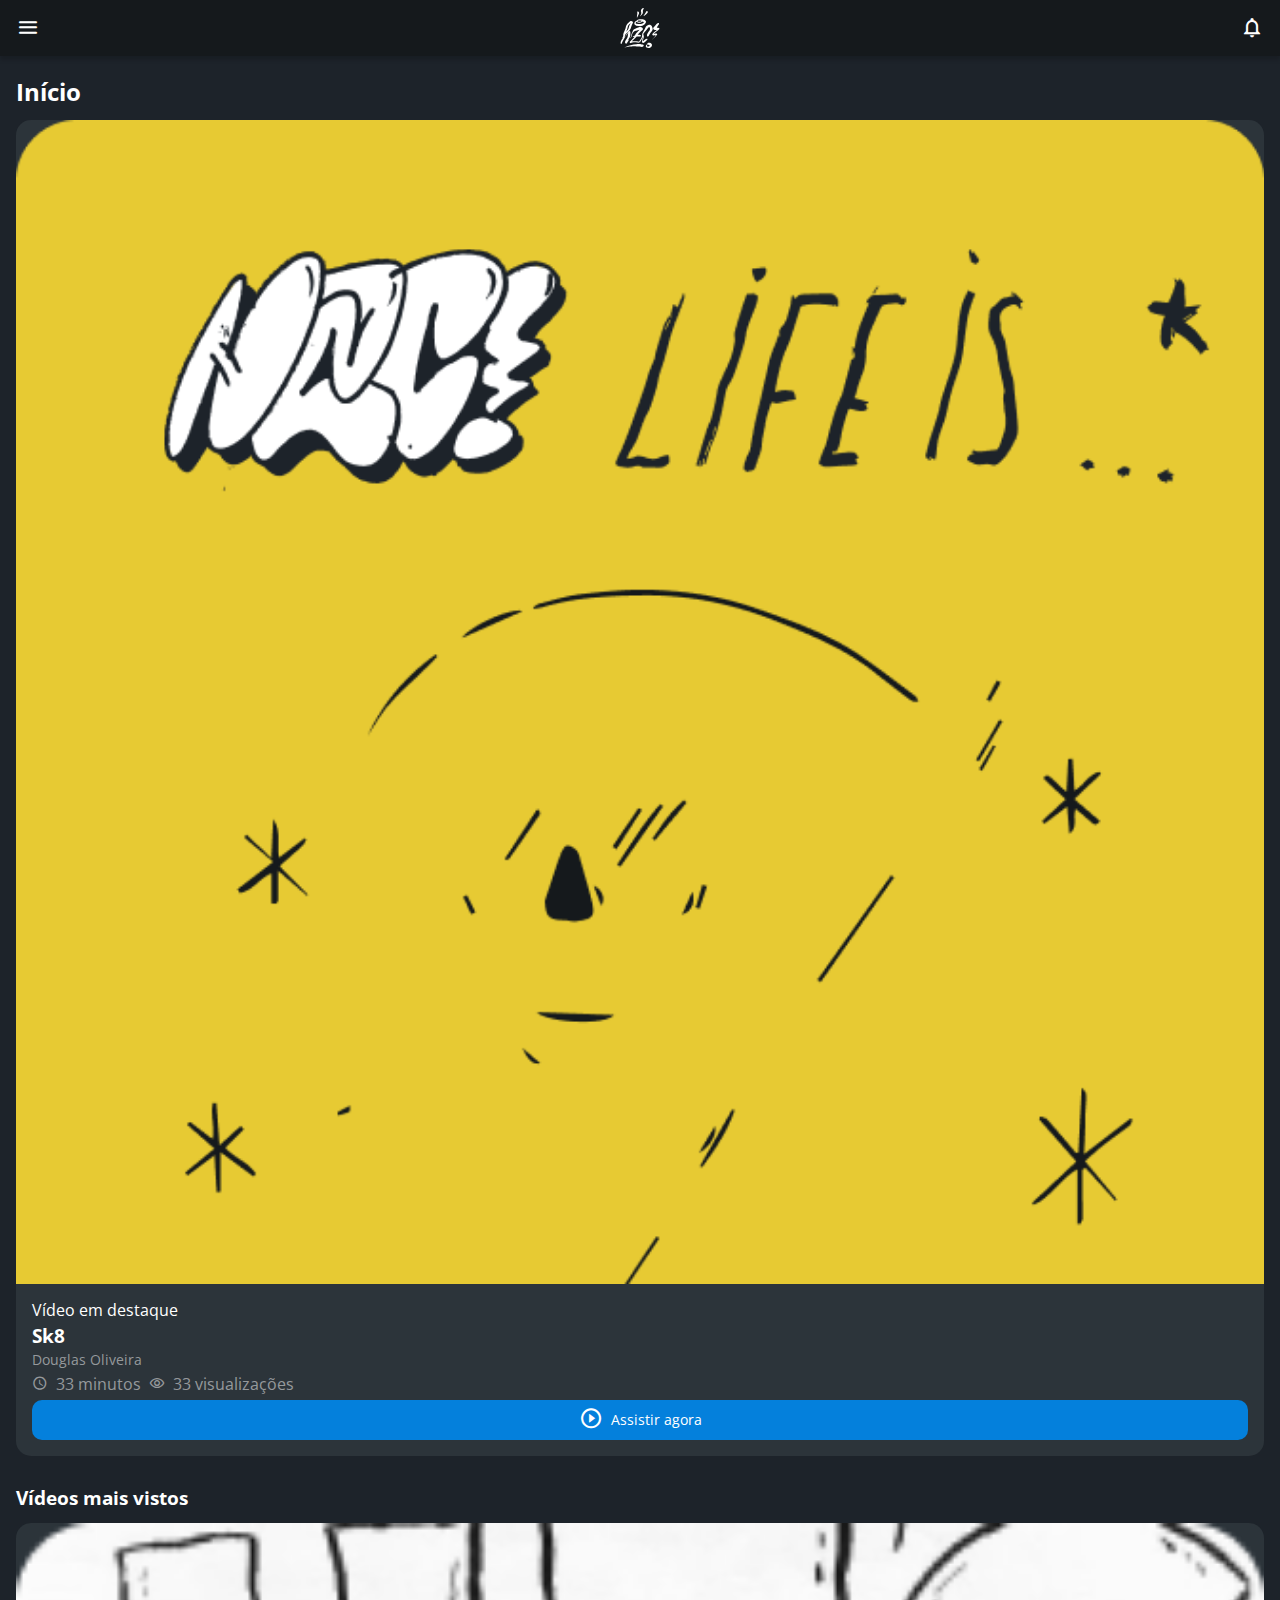
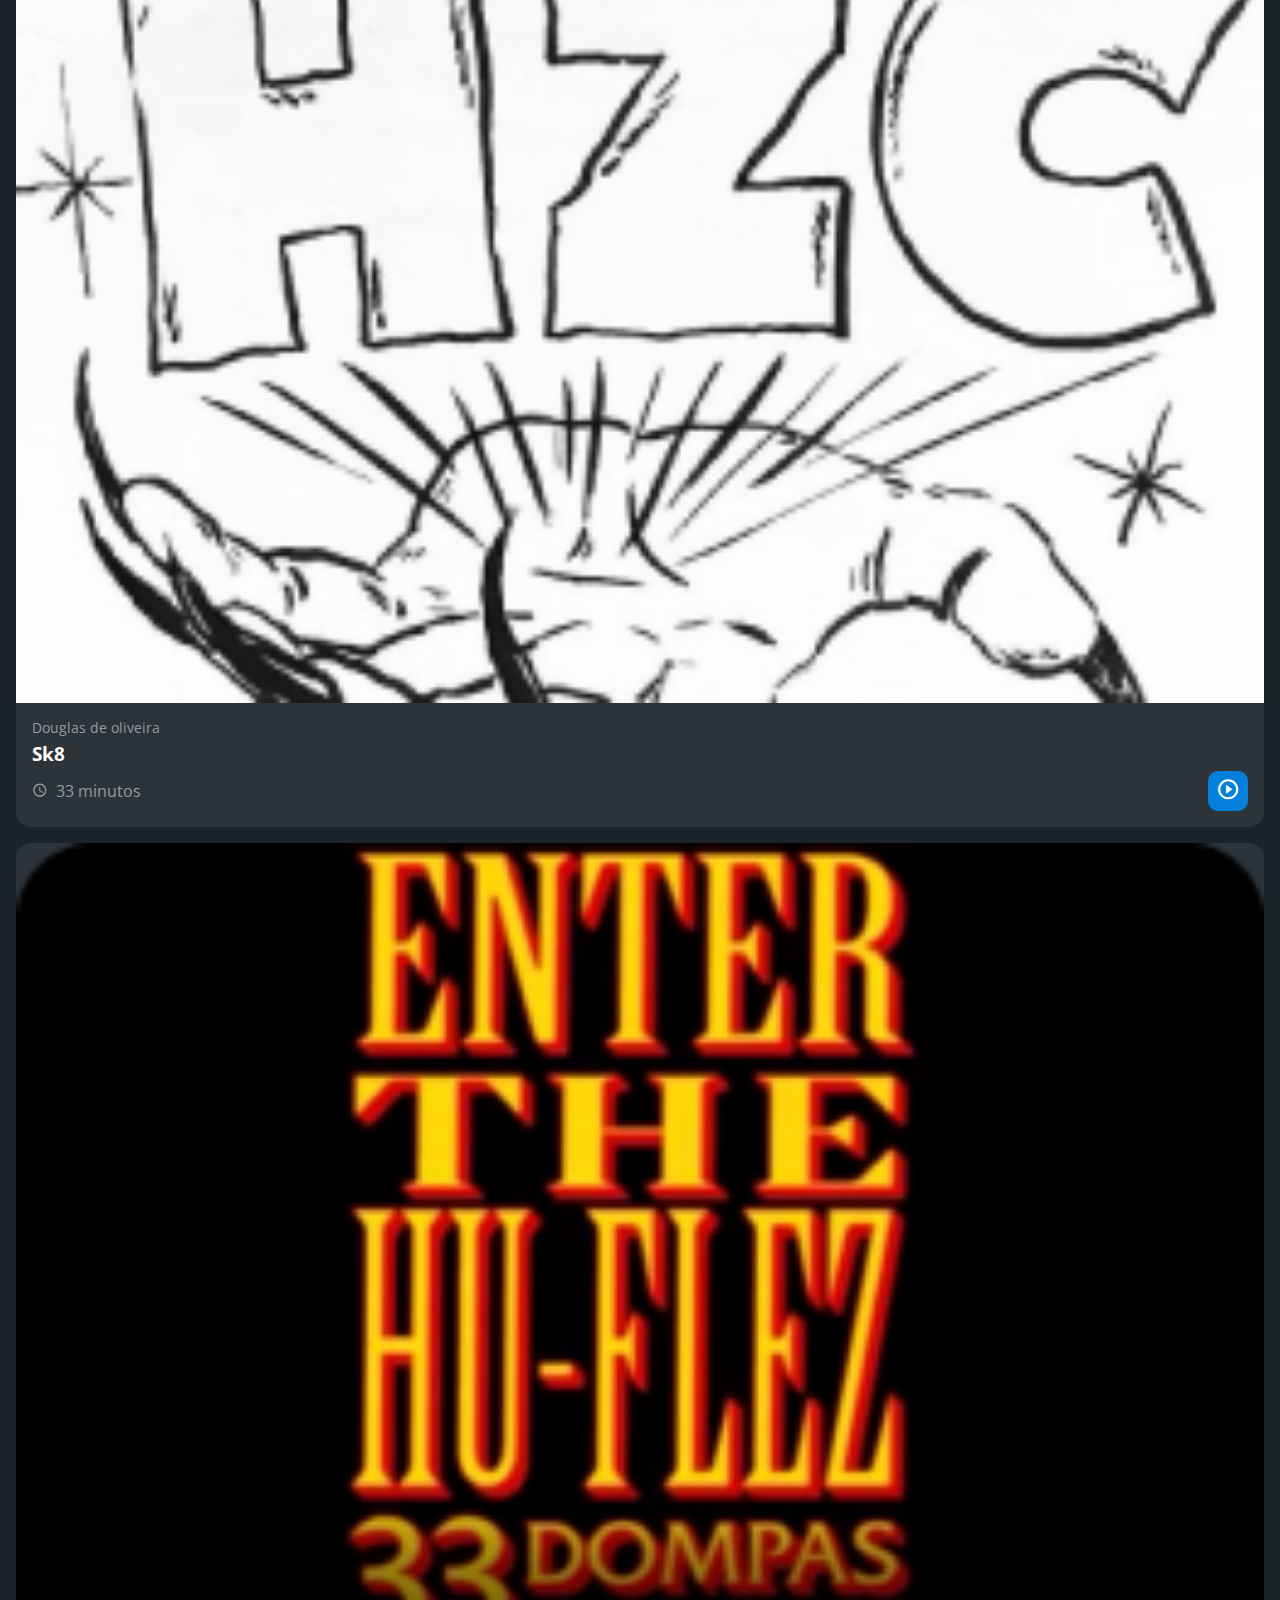
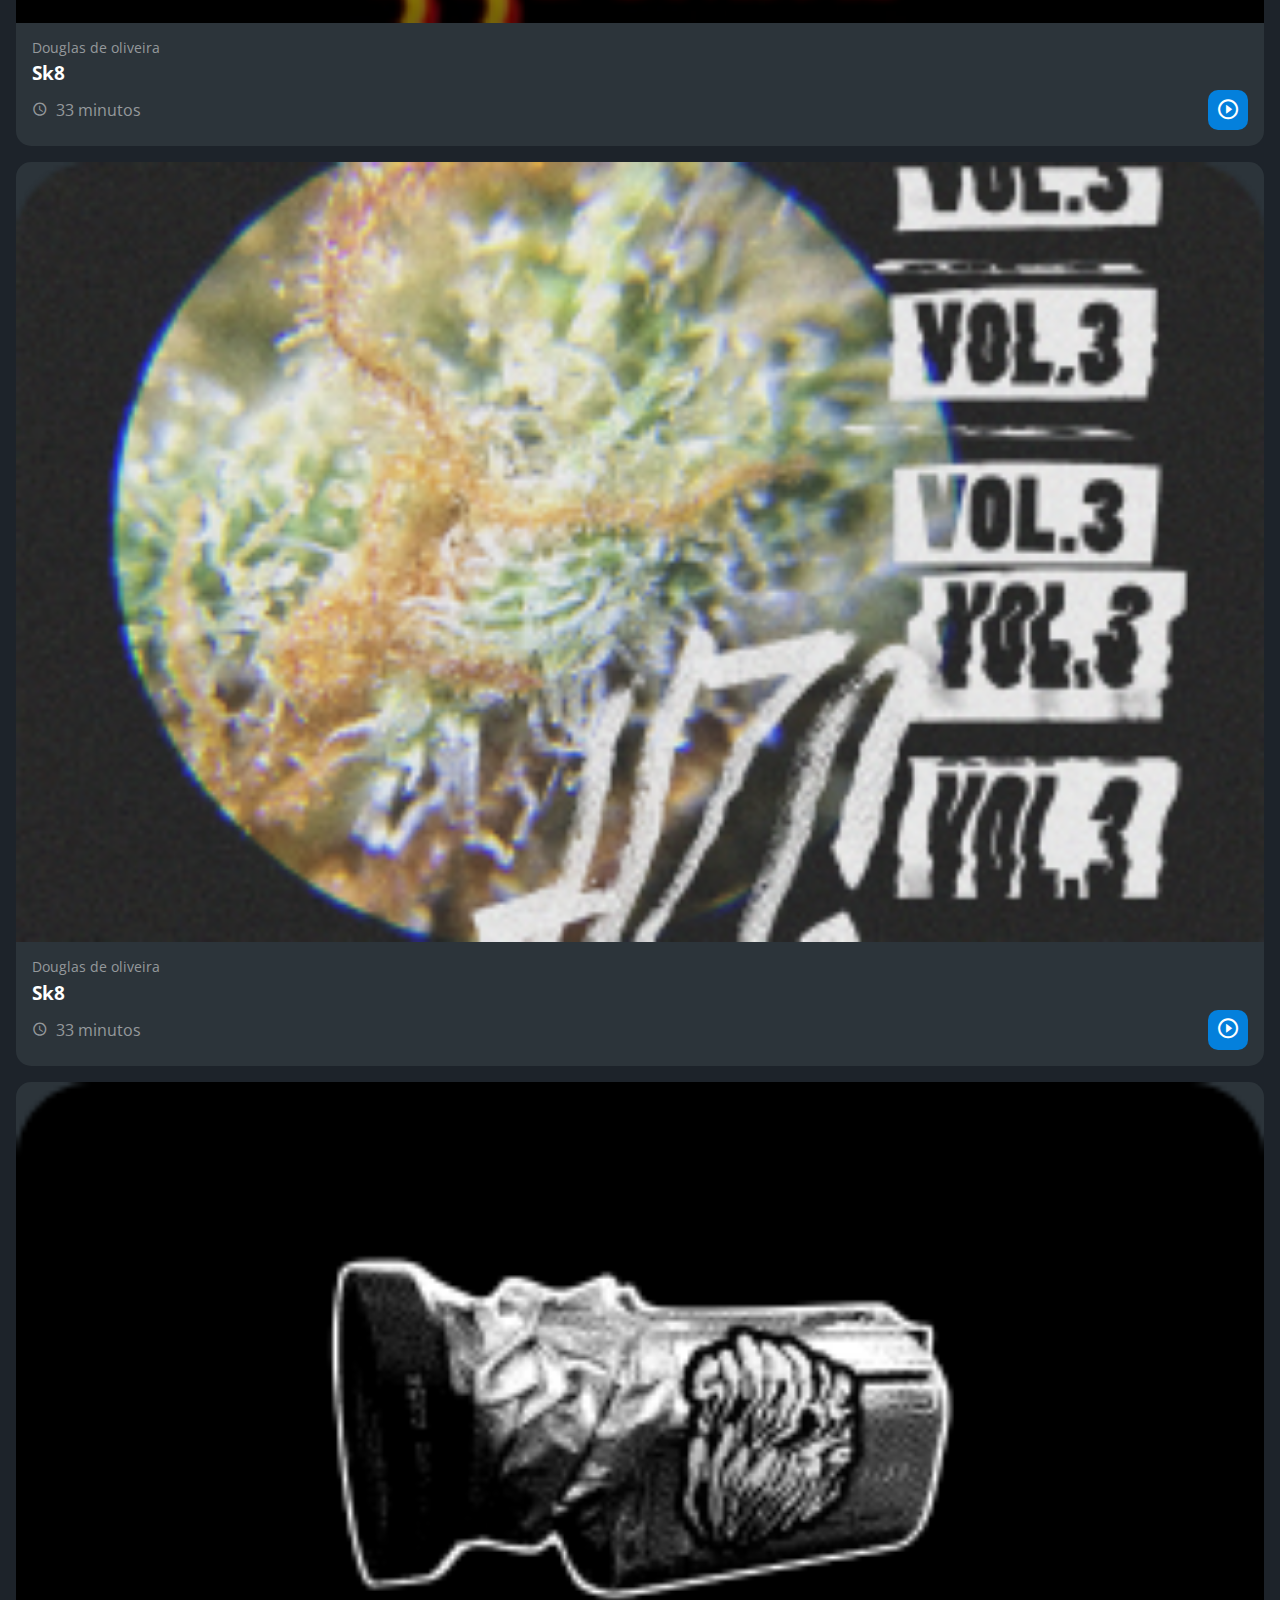
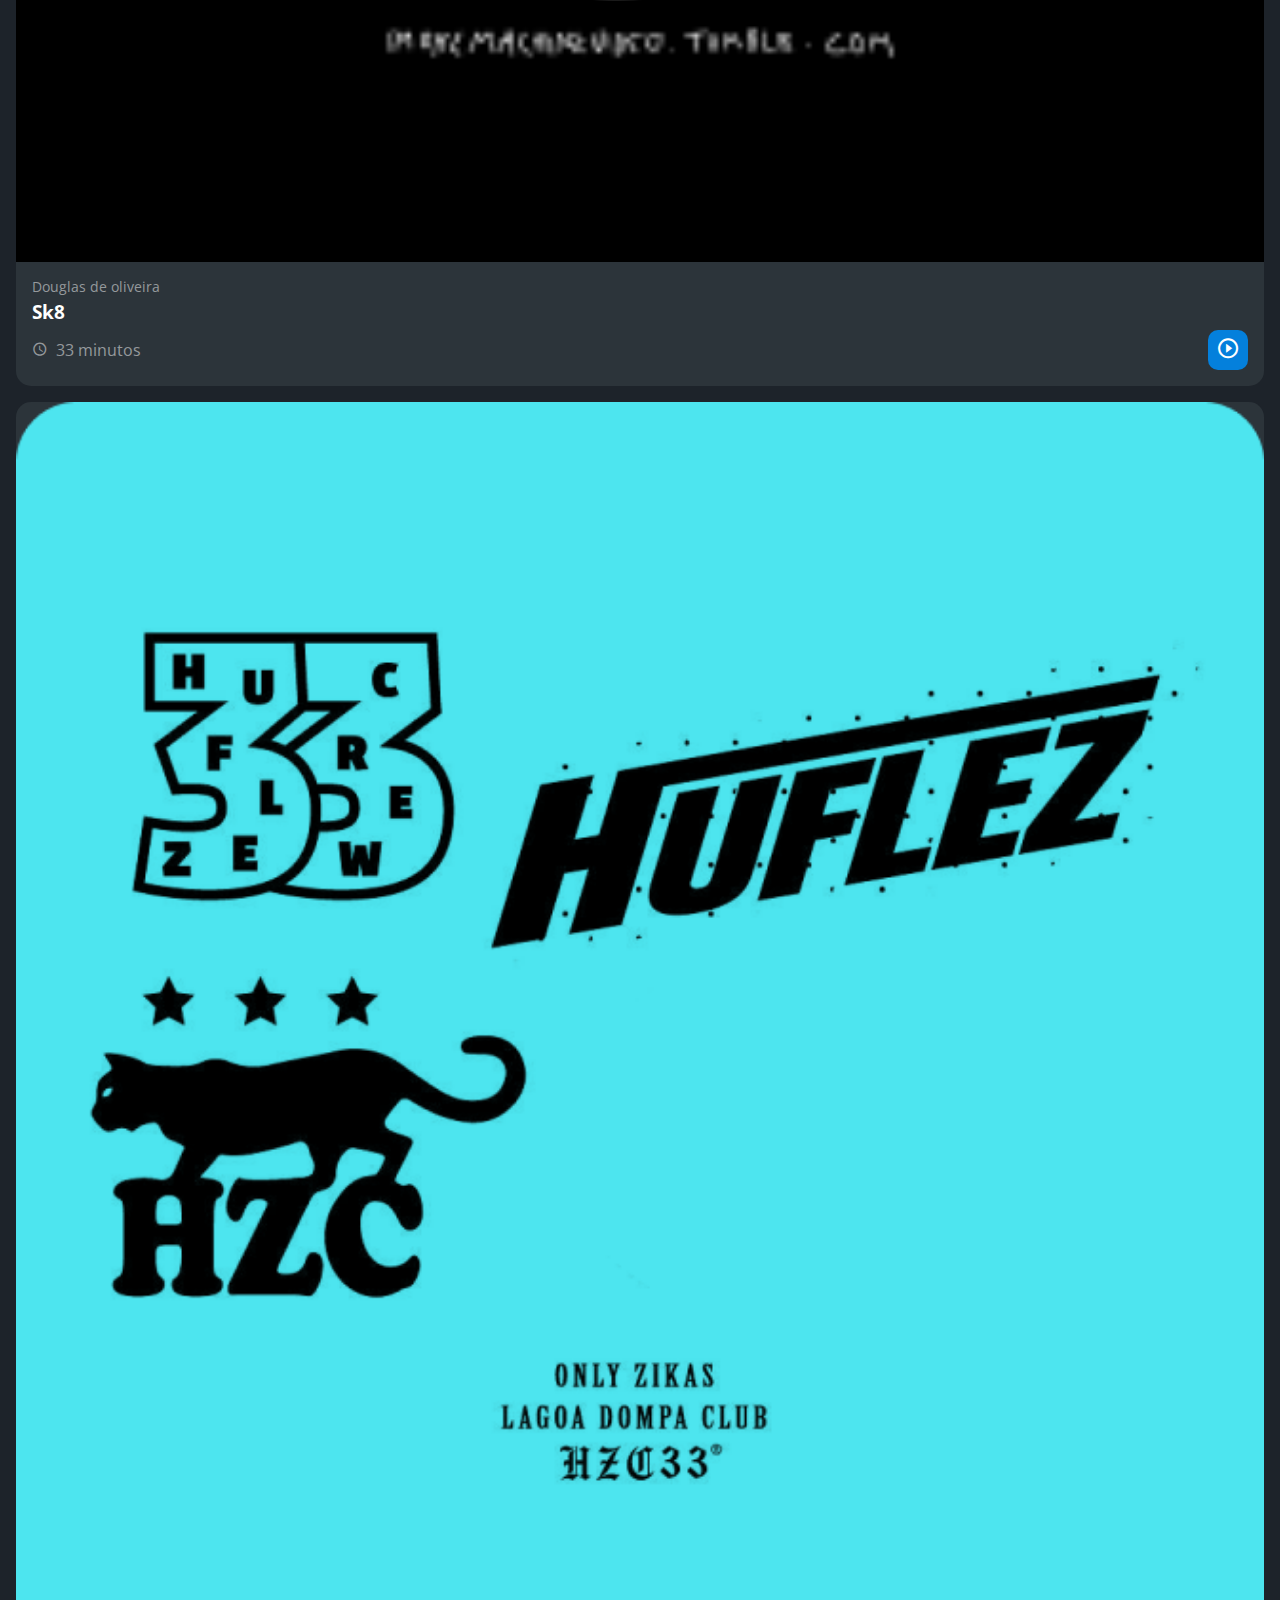
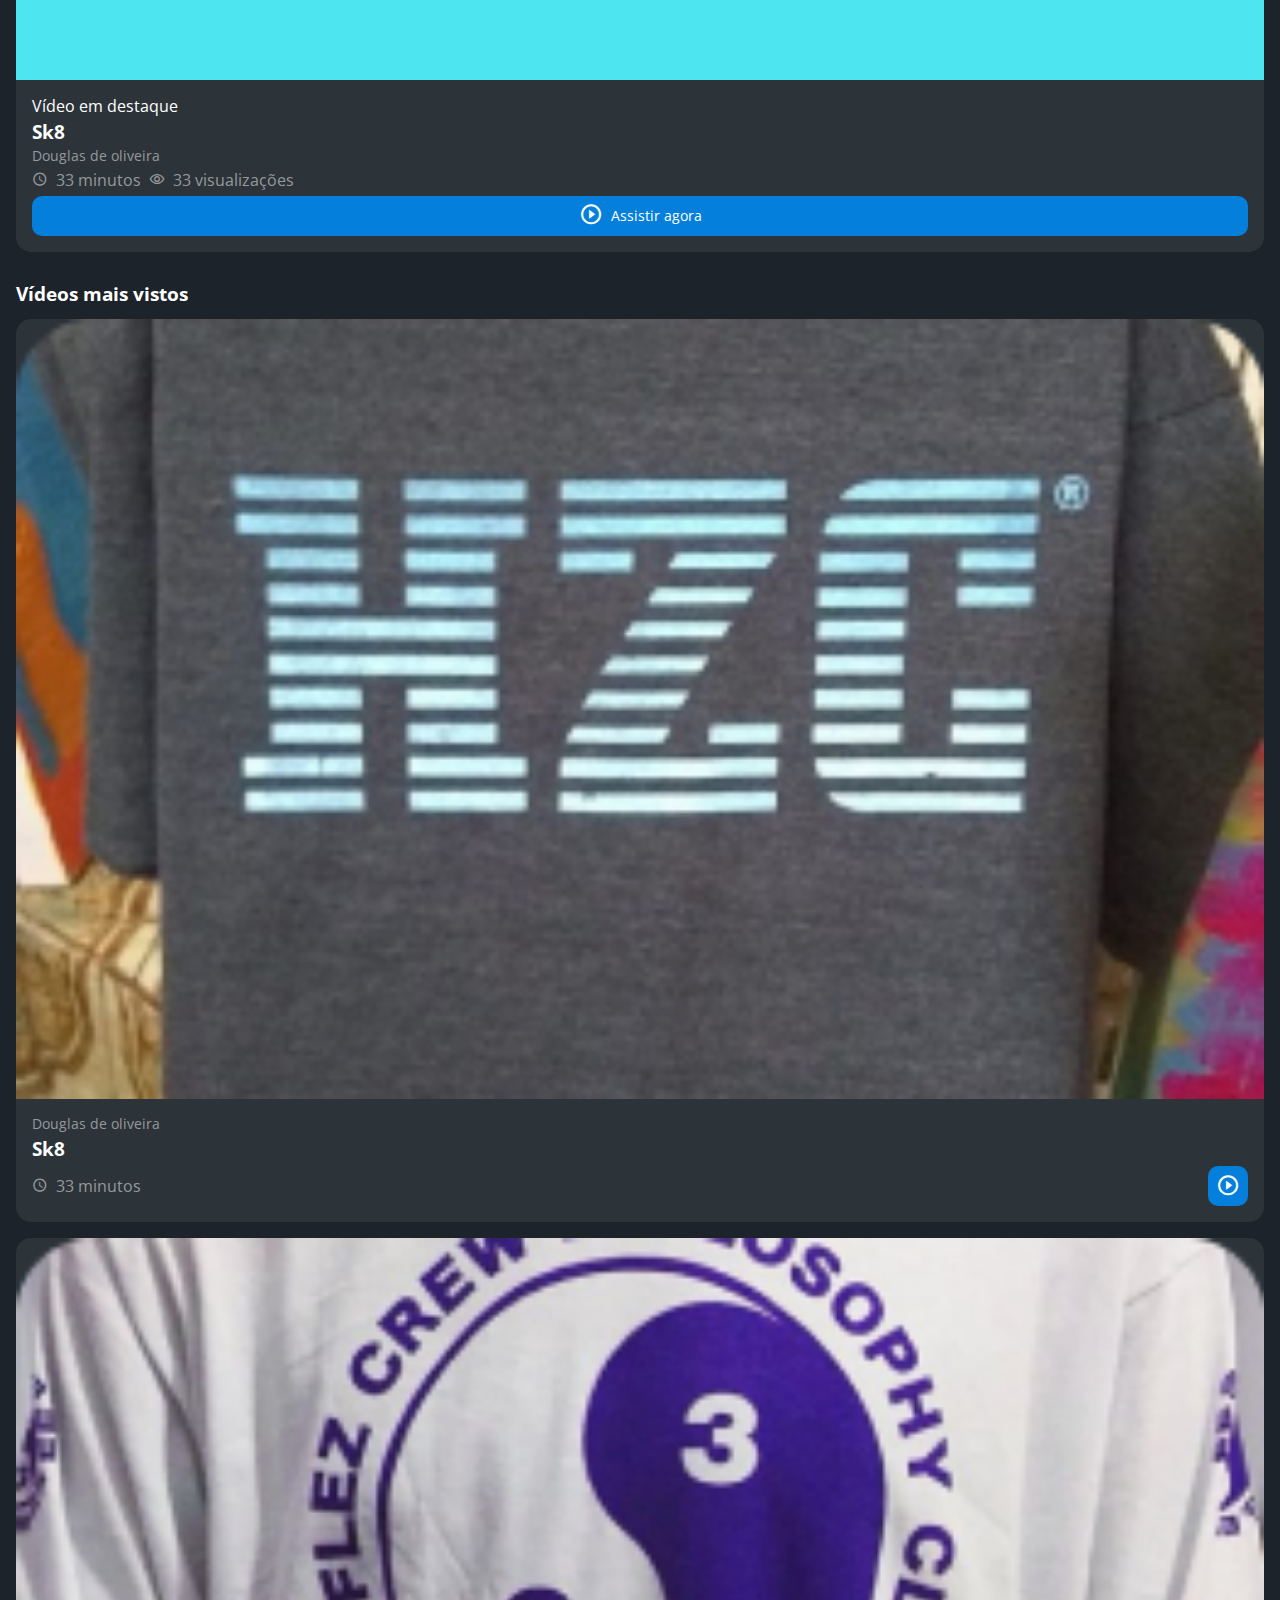
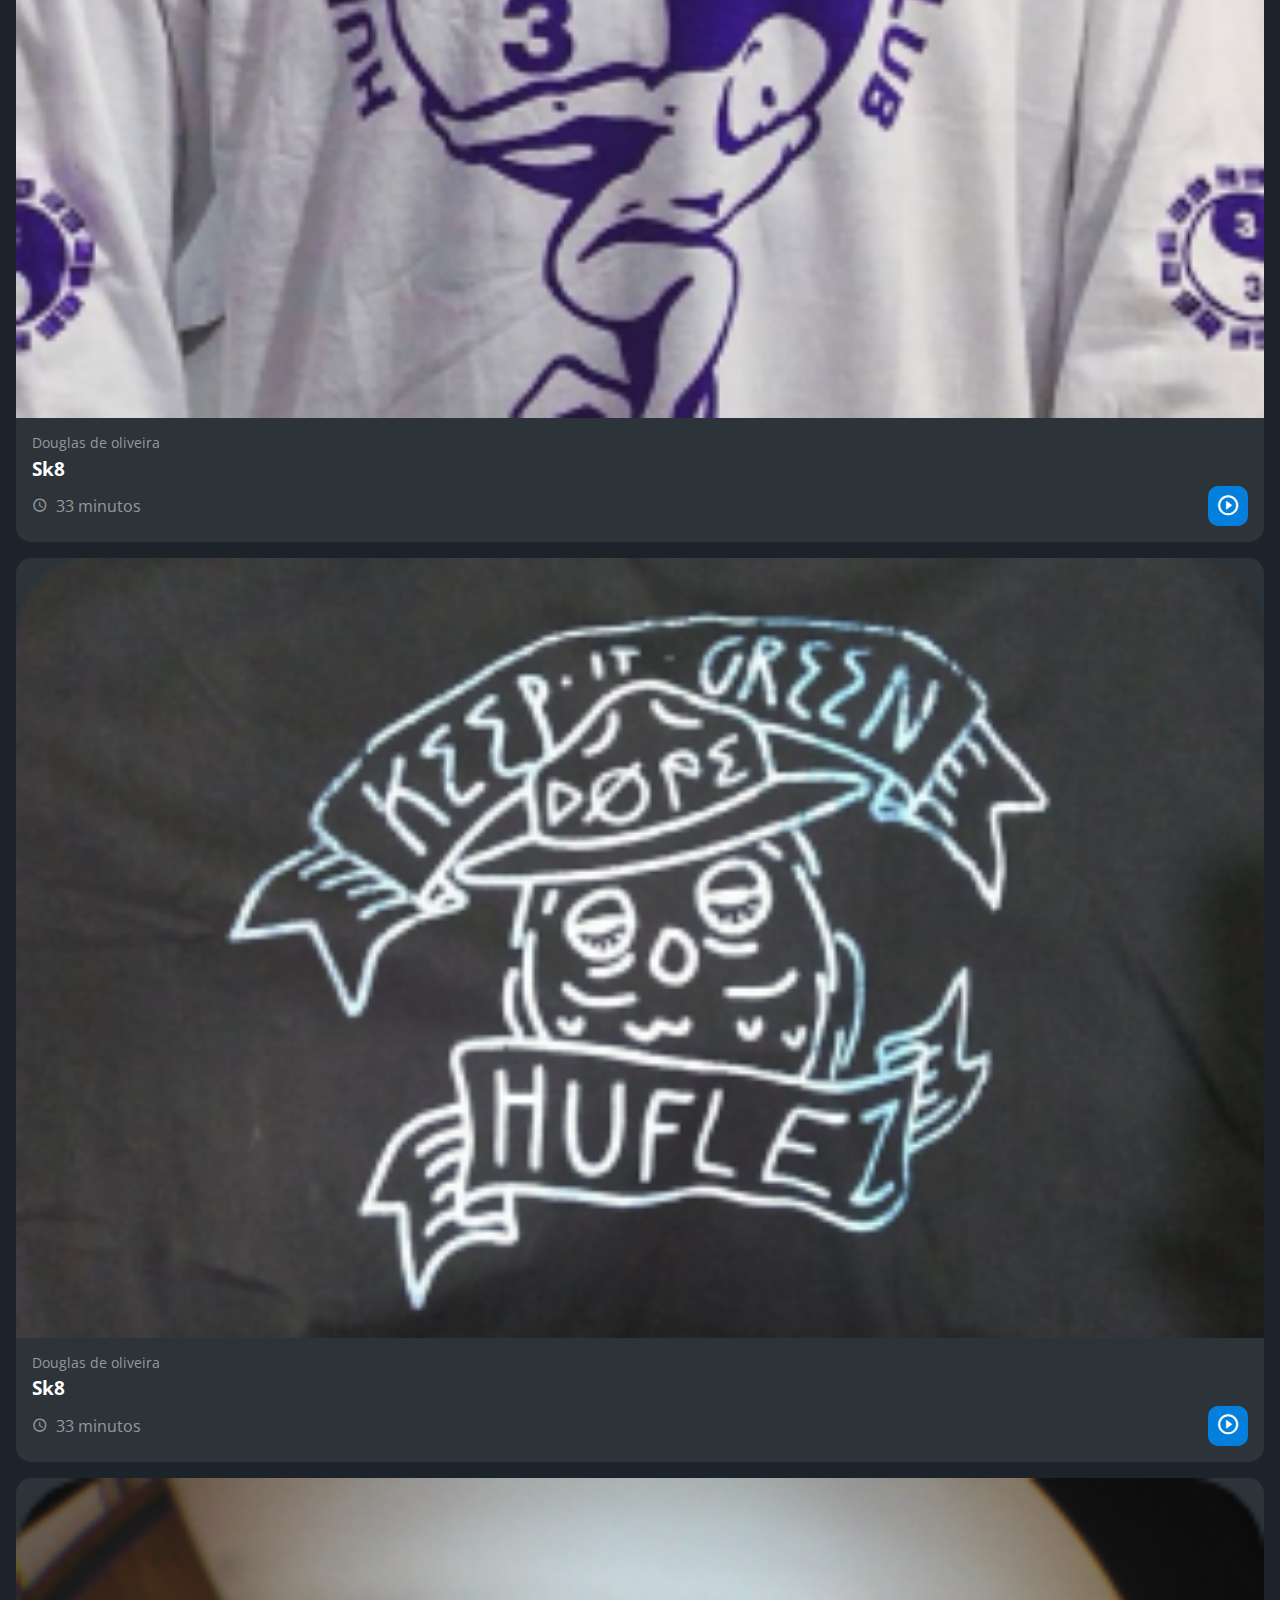
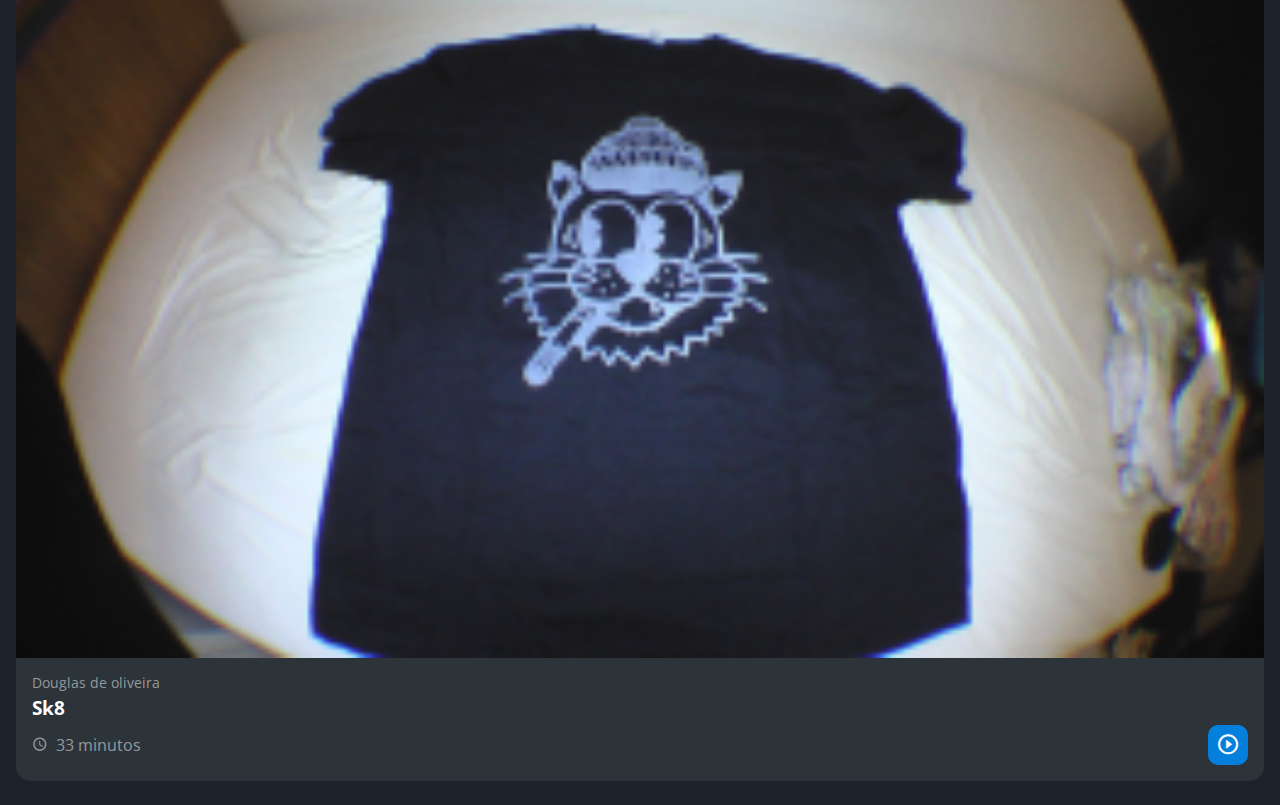
<file: index.html>
<!DOCTYPE html>
<html lang="pt-br">
<head>
    <meta charset="UTF-8">
    <meta http-equiv="X-UA-Compatible" content="IE=edge">
    <meta name="viewport" content="width=device-width, initial-scale=1.0">
    <title>Sk8 | Home</title>
    <link rel="preconnect" href="https://fonts.googleapis.com">
    <link rel="preconnect" href="https://fonts.gstatic.com" crossorigin>
    <link rel="stylesheet" href="https://fonts.googleapis.com/css2?family=Open+Sans:wght@400;600;700&display=swap">
    <link rel="stylesheet" href="./src/assets/css/reset.css">
    <link rel="stylesheet" href="./src/assets/css/style.css">
</head>
<body>
    <header class="header">
        <button class="header__menu" id="btn-menu" aria-label="Menu"><i></i></button>
        <img src="./src/assets/img/logo.svg" alt="Logotipo da HZC" class="header__logo">
        <p class="header__perfil">Douglas Oliveira</p>
        <button class="header__notification" aria-label="Notificação"><i></i></button>
    </header>

    <nav class="aside-menu" id="aside-menu">
        <img src="./src/assets/img/logo.svg" alt="Logotipo da HZC" class="aside-menu__logo">
        <a href="#" class="aside-menu__link aside-menu__link--home aside-menu__link--ativo">Início</a>
        <a href="#" class="aside-menu__link aside-menu__link--videos">Vídeos</a>
        <a href="#" class="aside-menu__link aside-menu__link--places">Picos</a>
        <a href="#" class="aside-menu__link aside-menu__link--members">Integrantes</a>
        <a href="#" class="aside-menu__link aside-menu__link--products">Camisas</a>
        <a href="#" class="aside-menu__link aside-menu__link--arts">Pinturas</a>
    </nav>

    <main class="main">
        <h2 class="main__title">Início</h2>
        <article class="card card--emphasis video-emphasis">
            <img src="./src/assets/img/banner-mobile_1.png" alt="Banner do card" class="card__image card__image--mobile">
            <img src="./src/assets/img/banner_1.png" alt="Banner do card" class="card__image card__image--desktop">
            <div class="card__content">
                <p class="card__emphasis">Vídeo em destaque</p>
                <h3 class="card__title">Sk8</h3>
                <p class="card__profile">Douglas Oliveira</p>
                <p class="card__info card__info--time">33 minutos</p>
                <p class="card__info card__info--views">33 visualizações</p>
                <button class="card__button card__button--play card__button--emphasis">Assistir agora</button>
            </div>
        </article>

        <article class="card card-newest video-newsest">
            <h3 class="card__title">Vídeos recentes</h3>
            <a href="#" class="card__link">Ver todos</a>
            <ul class="card__list">
                <li class="card__item">
                    <img src="./src/assets/img/video_1.png" alt="Thumbnail" class="card__item-thumbnail">
                    <h4 class="card__item-title">Sk8 - death is one time</h4>
                    <p class="card__item-profile">Douglas de oliveira</p>
                </li>
                <li class="card__item">
                    <img src="./src/assets/img/video_2.png" alt="Thumbnail" class="card__item-thumbnail">
                    <h4 class="card__item-title">Sk8 - death is one time</h4>
                    <p class="card__item-profile">Douglas de oliveira</p>
                </li>
                <li class="card__item">
                    <img src="./src/assets/img/video_3.png" alt="Thumbnail" class="card__item-thumbnail">
                    <h4 class="card__item-title">Sk8 - death is one time</h4>
                    <p class="card__item-profile">Douglas de oliveira</p>
                </li>
                <li class="card__item">
                    <img src="./src/assets/img/video_4.png" alt="Thumbnail" class="card__item-thumbnail">
                    <h4 class="card__item-title">Sk8 - death is one time</h4>
                    <p class="card__item-profile">Douglas de oliveira</p>
                </li>
                <li class="card__item">
                    <img src="./src/assets/img/video_1.png" alt="Thumbnail" class="card__item-thumbnail">
                    <h4 class="card__item-title">Sk8 - death is one time</h4>
                    <p class="card__item-profile">Douglas de oliveira</p>
                </li>
            </ul>
        </article>

        <section class="section section-videos">
            <h3 class="section-title">Vídeos mais vistos</h3>
            <article class="card">
                <img src="./src/assets/img/video_1.png" alt="Vídeo" class="card__image">
                <div class="card__content">
                    <p class="card__profile">Douglas de oliveira</p>
                    <h3 class="card__title">Sk8</h3>
                    <p class="card__info card__info--time">33 minutos</p>
                    <button class="card__button card__button--play" aria-label="Assistir agora"></button>
                </div>
            </article>
            <article class="card">
                <img src="./src/assets/img/video_2.png" alt="Vídeo" class="card__image">
                <div class="card__content">
                    <p class="card__profile">Douglas de oliveira</p>
                    <h3 class="card__title">Sk8</h3>
                    <p class="card__info card__info--time">33 minutos</p>
                    <button class="card__button card__button--play" aria-label="Assistir agora"></button>
                </div>
            </article>
            <article class="card">
                <img src="./src/assets/img/video_3.png" alt="Vídeo" class="card__image">
                <div class="card__content">
                    <p class="card__profile">Douglas de oliveira</p>
                    <h3 class="card__title">Sk8</h3>
                    <p class="card__info card__info--time">33 minutos</p>
                    <button class="card__button card__button--play" aria-label="Assistir agora"></button>
                </div>
            </article>
            <article class="card">
                <img src="./src/assets/img/video_4.png" alt="Vídeo" class="card__image">
                <div class="card__content">
                    <p class="card__profile">Douglas de oliveira</p>
                    <h3 class="card__title">Sk8</h3>
                    <p class="card__info card__info--time">33 minutos</p>
                    <button class="card__button card__button--play" aria-label="Assistir agora"></button>
                </div>
            </article>
        </section>

        <article class="card card-newest newest-products">
            <h3 class="card__title">Vídeos recentes</h3>
            <a href="#" class="card__link">Ver todos</a>
            <ul class="card__list">
                <li class="card__item">
                    <img src="./src/assets/img/produto_1.png" alt="Thumbnail" class="card__item-thumbnail">
                    <h4 class="card__item-title">Sk8 - death is one time</h4>
                    <p class="card__item-profile">Douglas de oliveira</p>
                </li>
                <li class="card__item">
                    <img src="./src/assets/img/produto_2.png" alt="Thumbnail" class="card__item-thumbnail">
                    <h4 class="card__item-title">Sk8 - death is one time</h4>
                    <p class="card__item-profile">Douglas de oliveira</p>
                </li>
                <li class="card__item">
                    <img src="./src/assets/img/produto_3.png" alt="Thumbnail" class="card__item-thumbnail">
                    <h4 class="card__item-title">Sk8 - death is one time</h4>
                    <p class="card__item-profile">Douglas de oliveira</p>
                </li>
                <li class="card__item">
                    <img src="./src/assets/img/produto_4.png" alt="Thumbnail" class="card__item-thumbnail">
                    <h4 class="card__item-title">Sk8 - death is one time</h4>
                    <p class="card__item-profile">Douglas de oliveira</p>
                </li>
                <li class="card__item">
                    <img src="./src/assets/img/produto_1.png" alt="Thumbnail" class="card__item-thumbnail">
                    <h4 class="card__item-title">Sk8 - death is one time</h4>
                    <p class="card__item-profile">Douglas de oliveira</p>
                </li>
            </ul>
        </article>

        <article class="card card--emphasis emphasis-products">
            <img src="./src/assets/img/banner-mobile_2.png" alt="Banner do card" class="card__image card__image--mobile">
            <img src="./src/assets/img/banner_2.png" alt="Banner do card" class="card__image card__image--desktop">
            <div class="card__content">
                <p class="card__emphasis">Vídeo em destaque</p>
                <h3 class="card__title">Sk8</h3>
                <p class="card__profile">Douglas de oliveira</p>
                <p class="card__info card__info--time">33 minutos</p>
                <p class="card__info card__info--views">33 visualizações</p>
                <button class="card__button card__button--play card__button--emphasis">Assistir agora</button>
            </div>
        </article>

        <section class="section section-products">
            <h3 class="section-title">Vídeos mais vistos</h3>
            <article class="card">
                <img src="./src/assets/img/produto_1.png" alt="Vídeo" class="card__image">
                <div class="card__content">
                    <p class="card__profile">Douglas de oliveira</p>
                    <h3 class="card__title">Sk8</h3>
                    <p class="card__info card__info--time">33 minutos</p>
                    <button class="card__button card__button--play" aria-label="Assistir agora"></button>
                </div>
            </article>
            <article class="card">
                <img src="./src/assets/img/produto_2.png" alt="Vídeo" class="card__image">
                <div class="card__content">
                    <p class="card__profile">Douglas de oliveira</p>
                    <h3 class="card__title">Sk8</h3>
                    <p class="card__info card__info--time">33 minutos</p>
                    <button class="card__button card__button--play" aria-label="Assistir agora"></button>
                </div>
            </article>
            <article class="card">
                <img src="./src/assets/img/produto_3.png" alt="Vídeo" class="card__image">
                <div class="card__content">
                    <p class="card__profile">Douglas de oliveira</p>
                    <h3 class="card__title">Sk8</h3>
                    <p class="card__info card__info--time">33 minutos</p>
                    <button class="card__button card__button--play" aria-label="Assistir agora"></button>
                </div>
            </article>
            <article class="card">
                <img src="./src/assets/img/produto_4.png" alt="Vídeo" class="card__image">
                <div class="card__content">
                    <p class="card__profile">Douglas de oliveira</p>
                    <h3 class="card__title">Sk8</h3>
                    <p class="card__info card__info--time">33 minutos</p>
                    <button class="card__button card__button--play" aria-label="Assistir agora"></button>
                </div>
            </article>
        </section>
    </main>
    <script src="./src/./assets/js/index.js"></script>
</body>
</html>
</file>
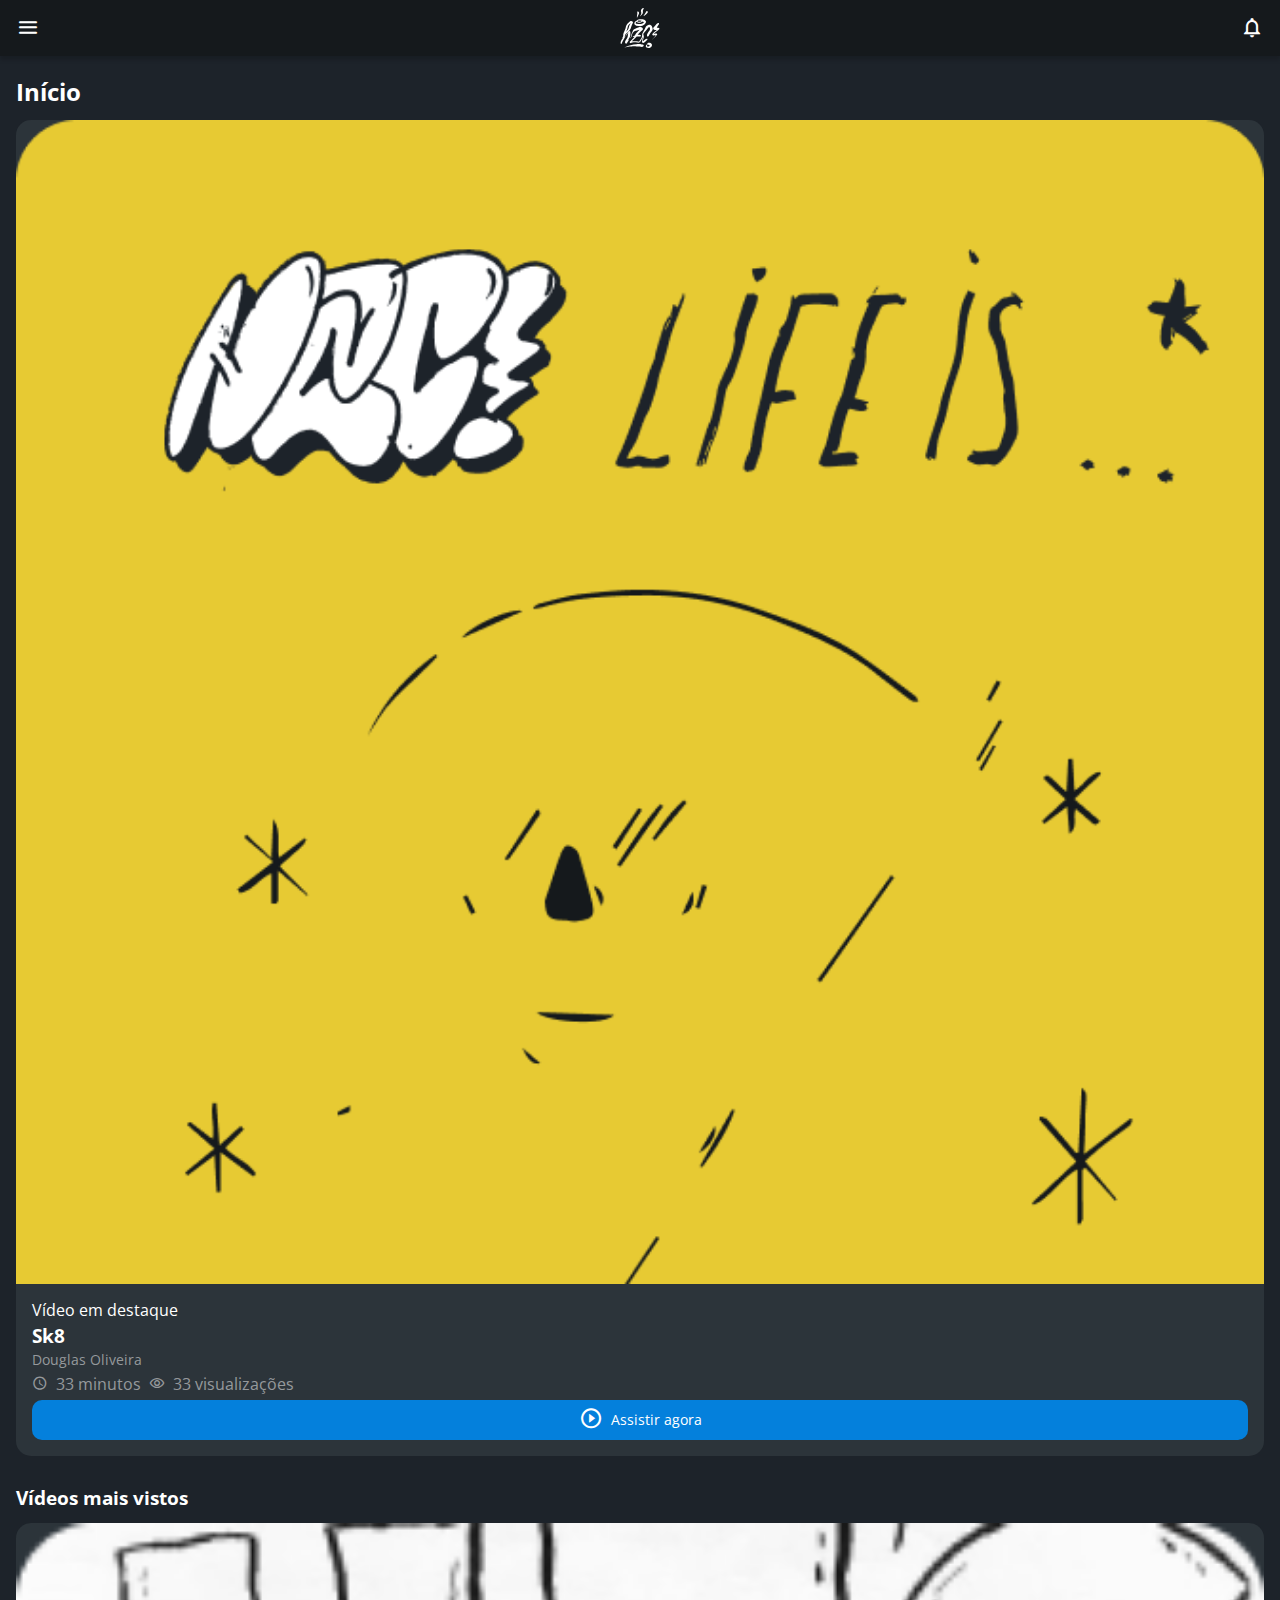
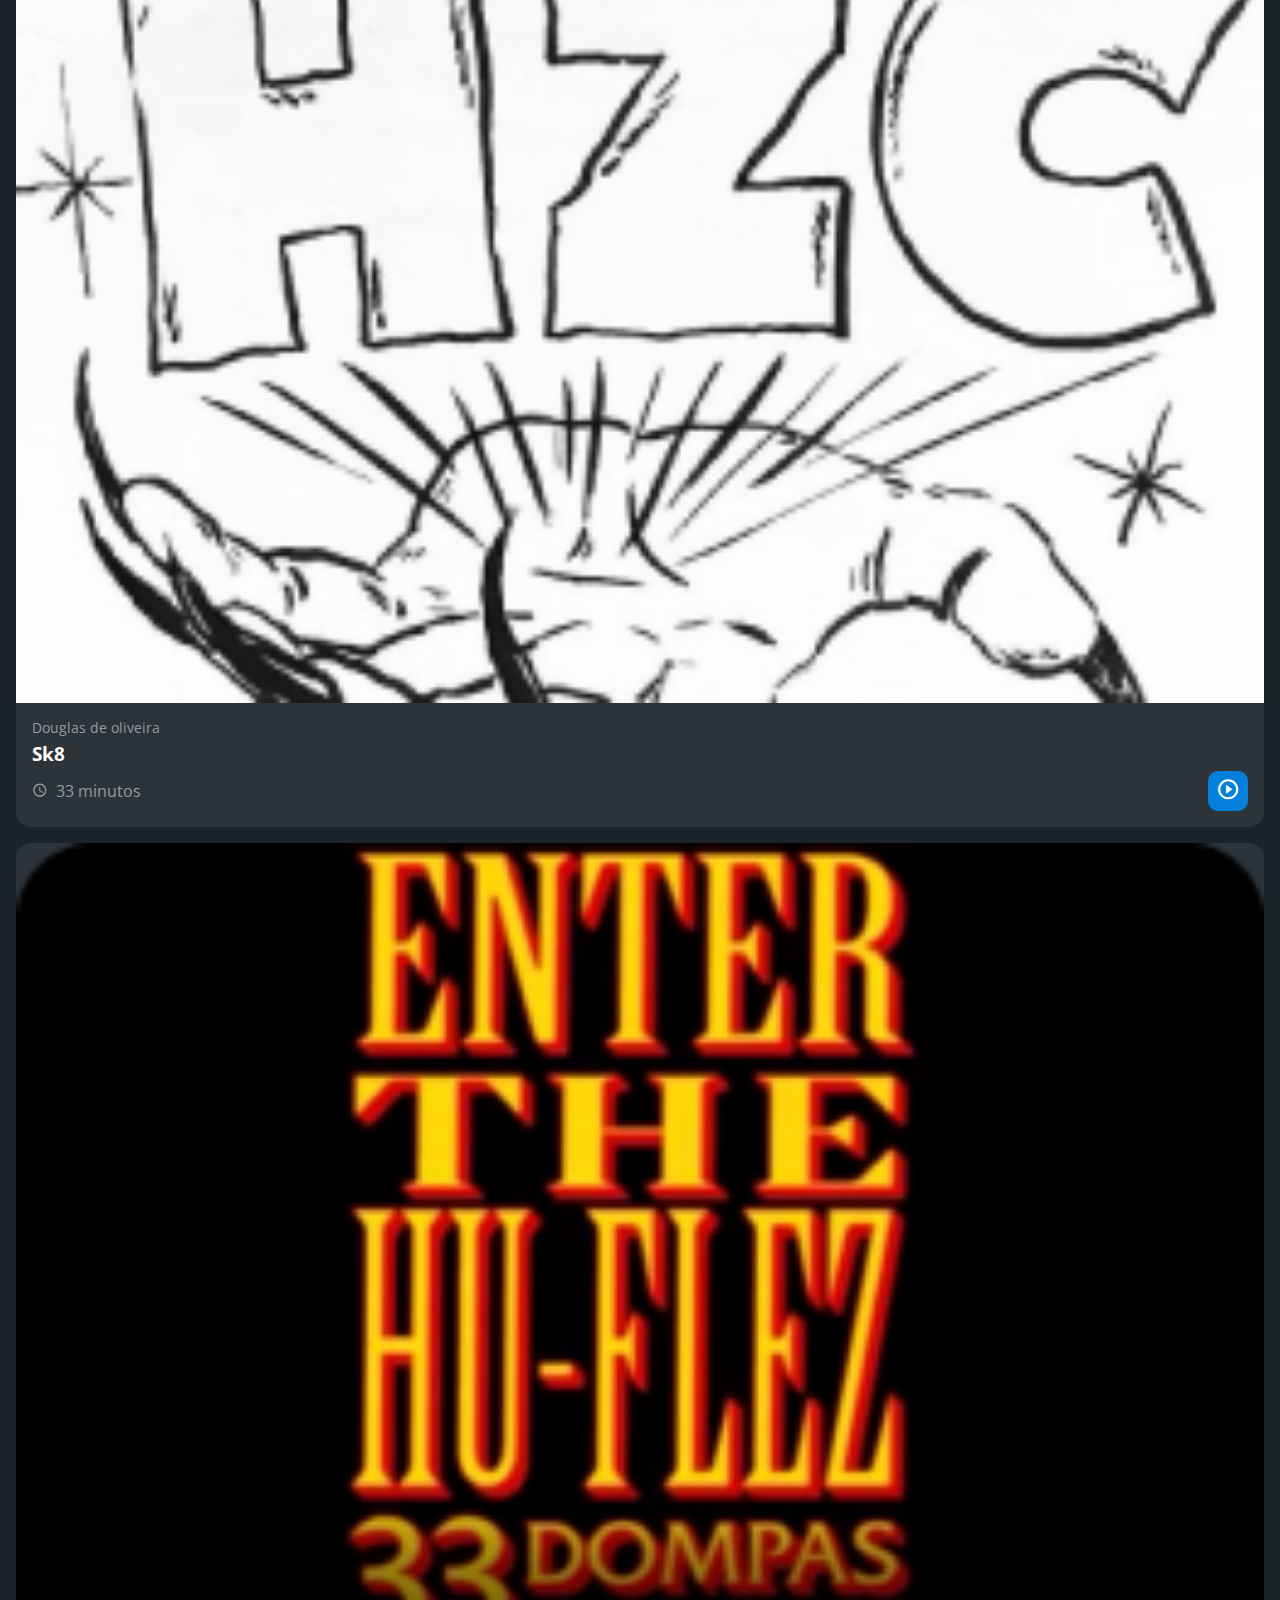
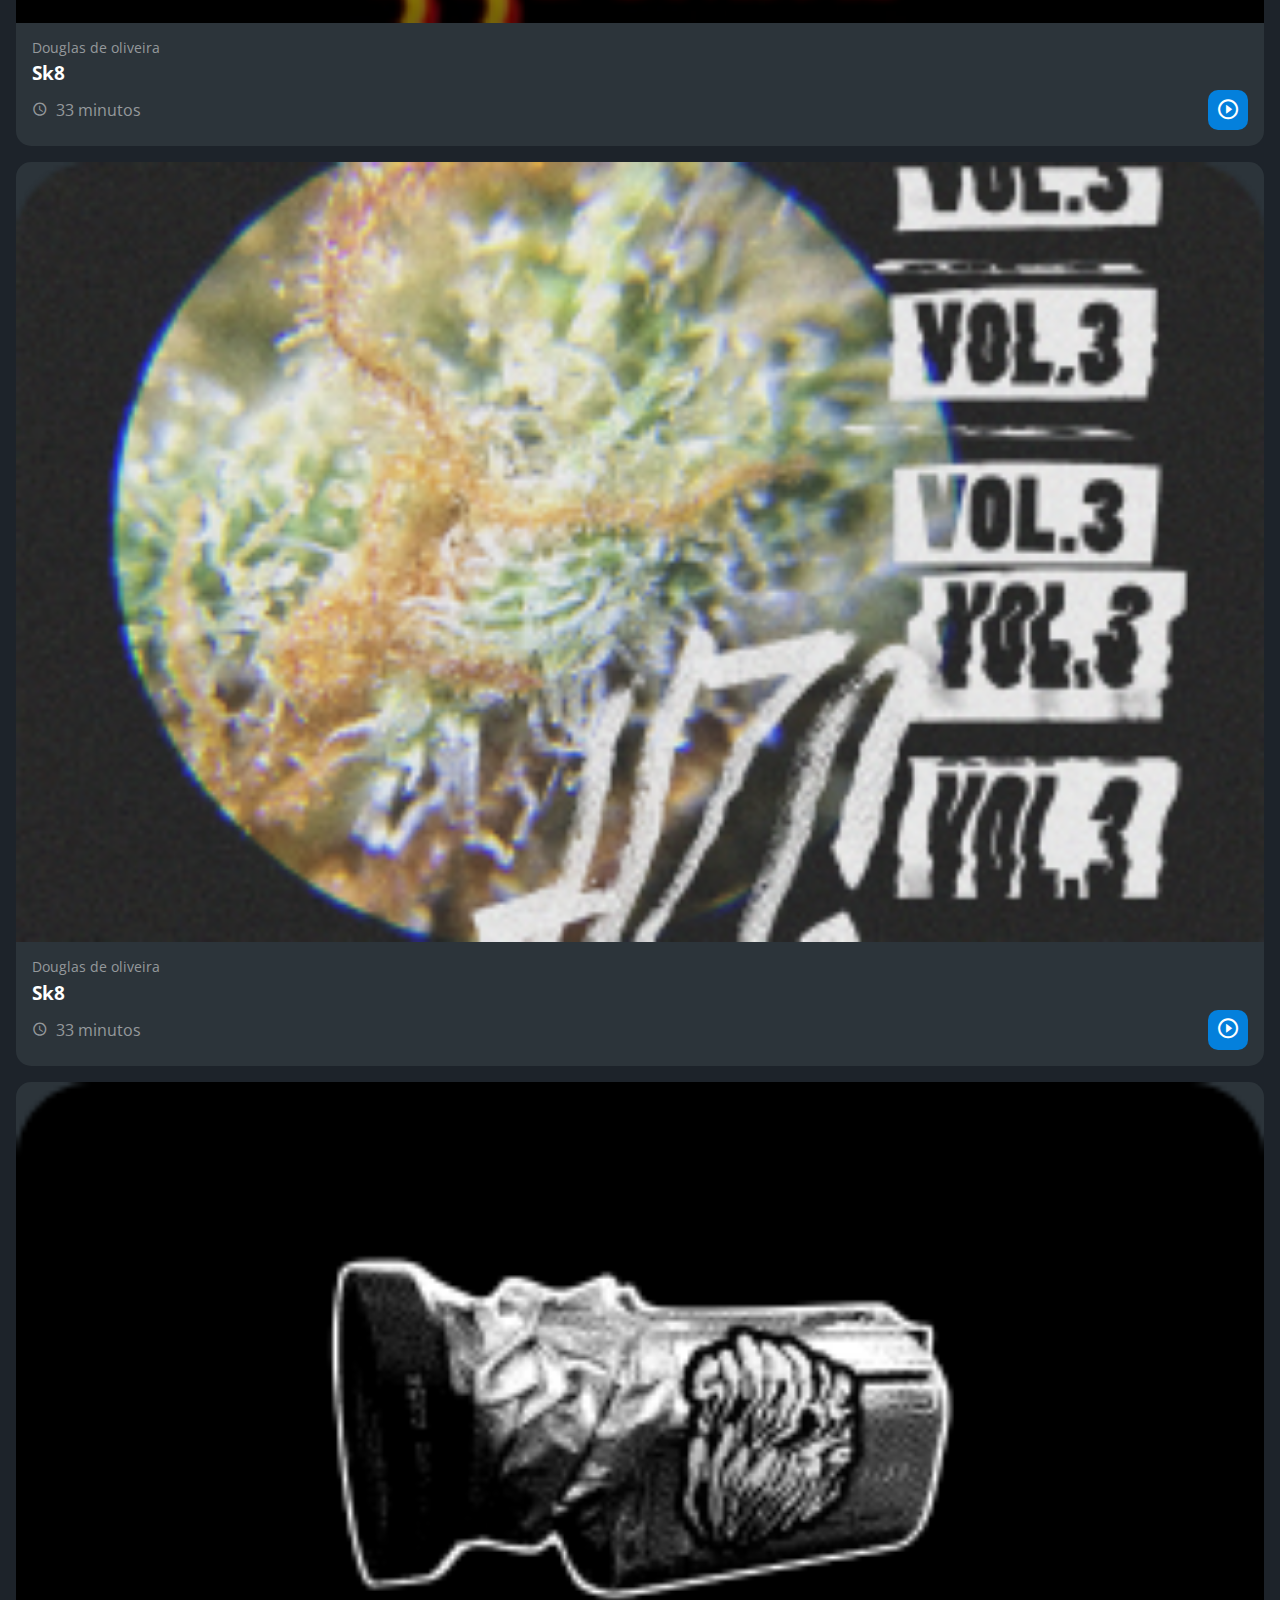
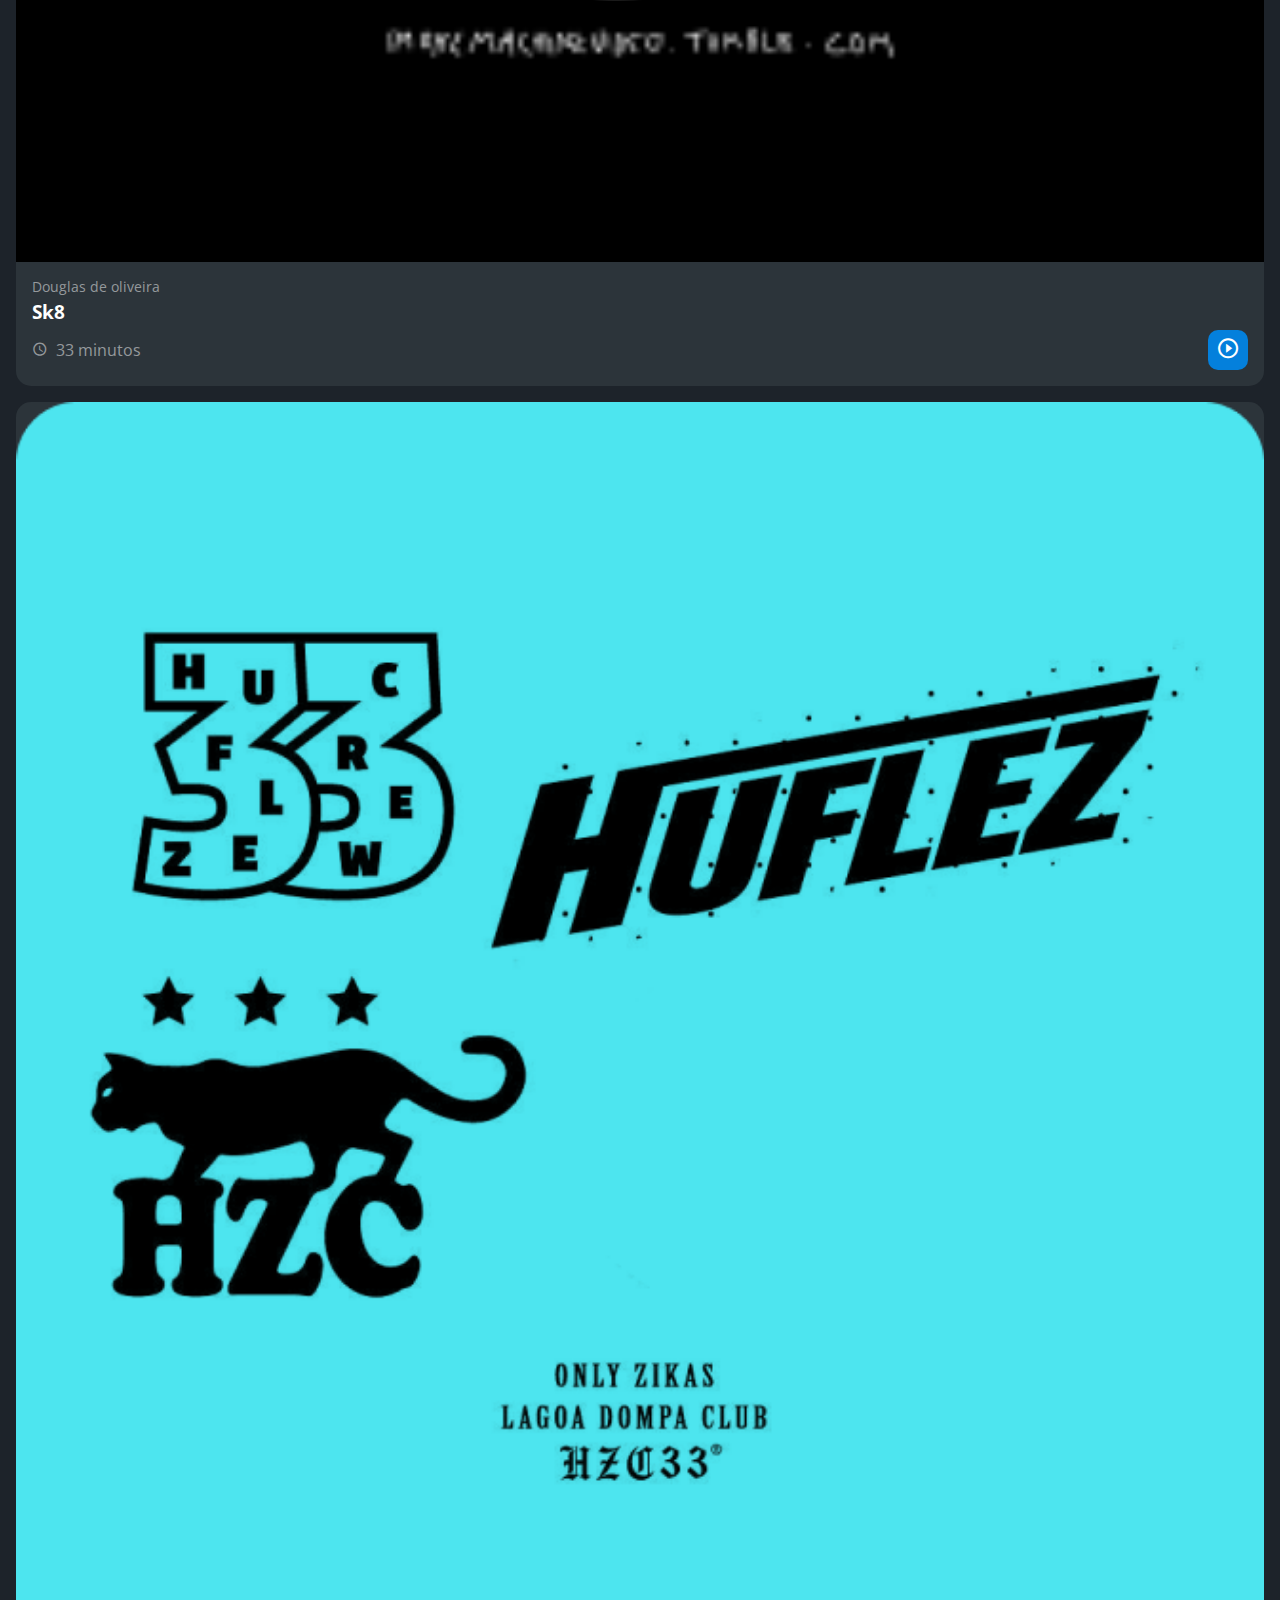
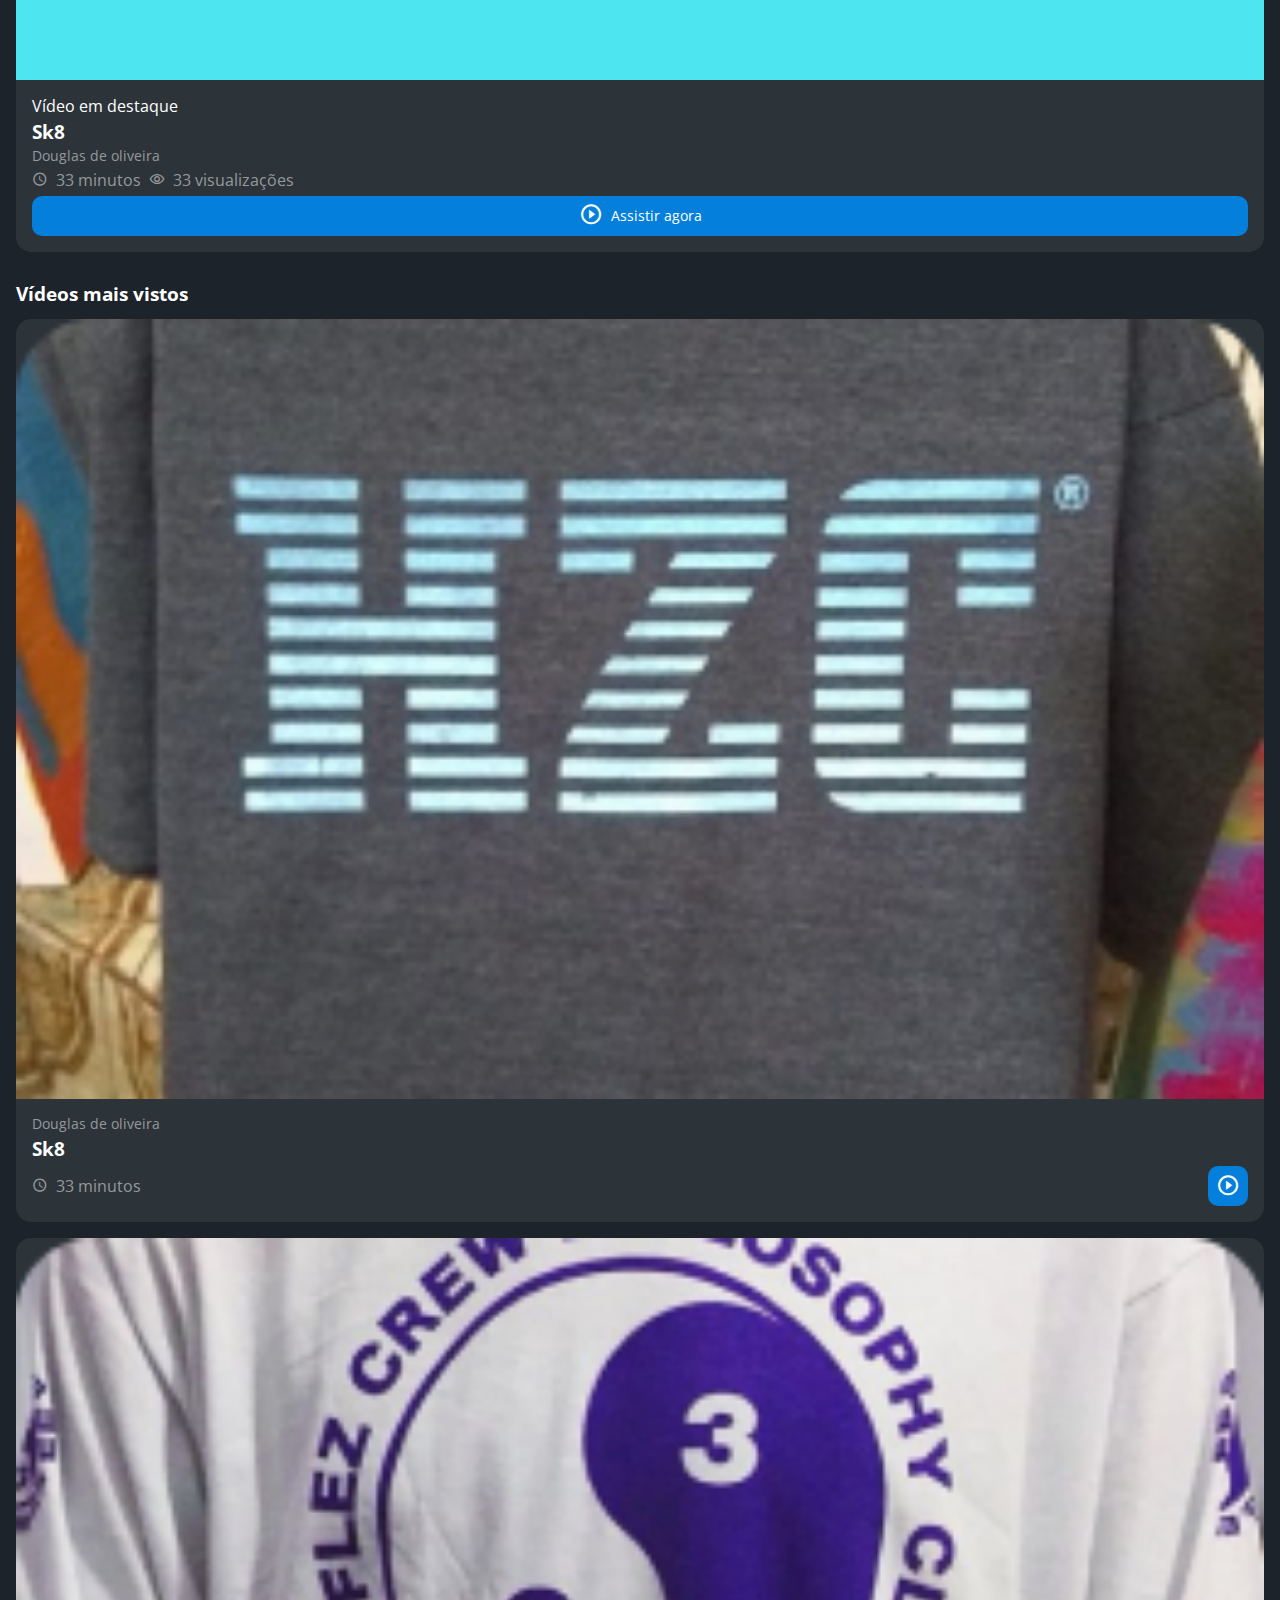
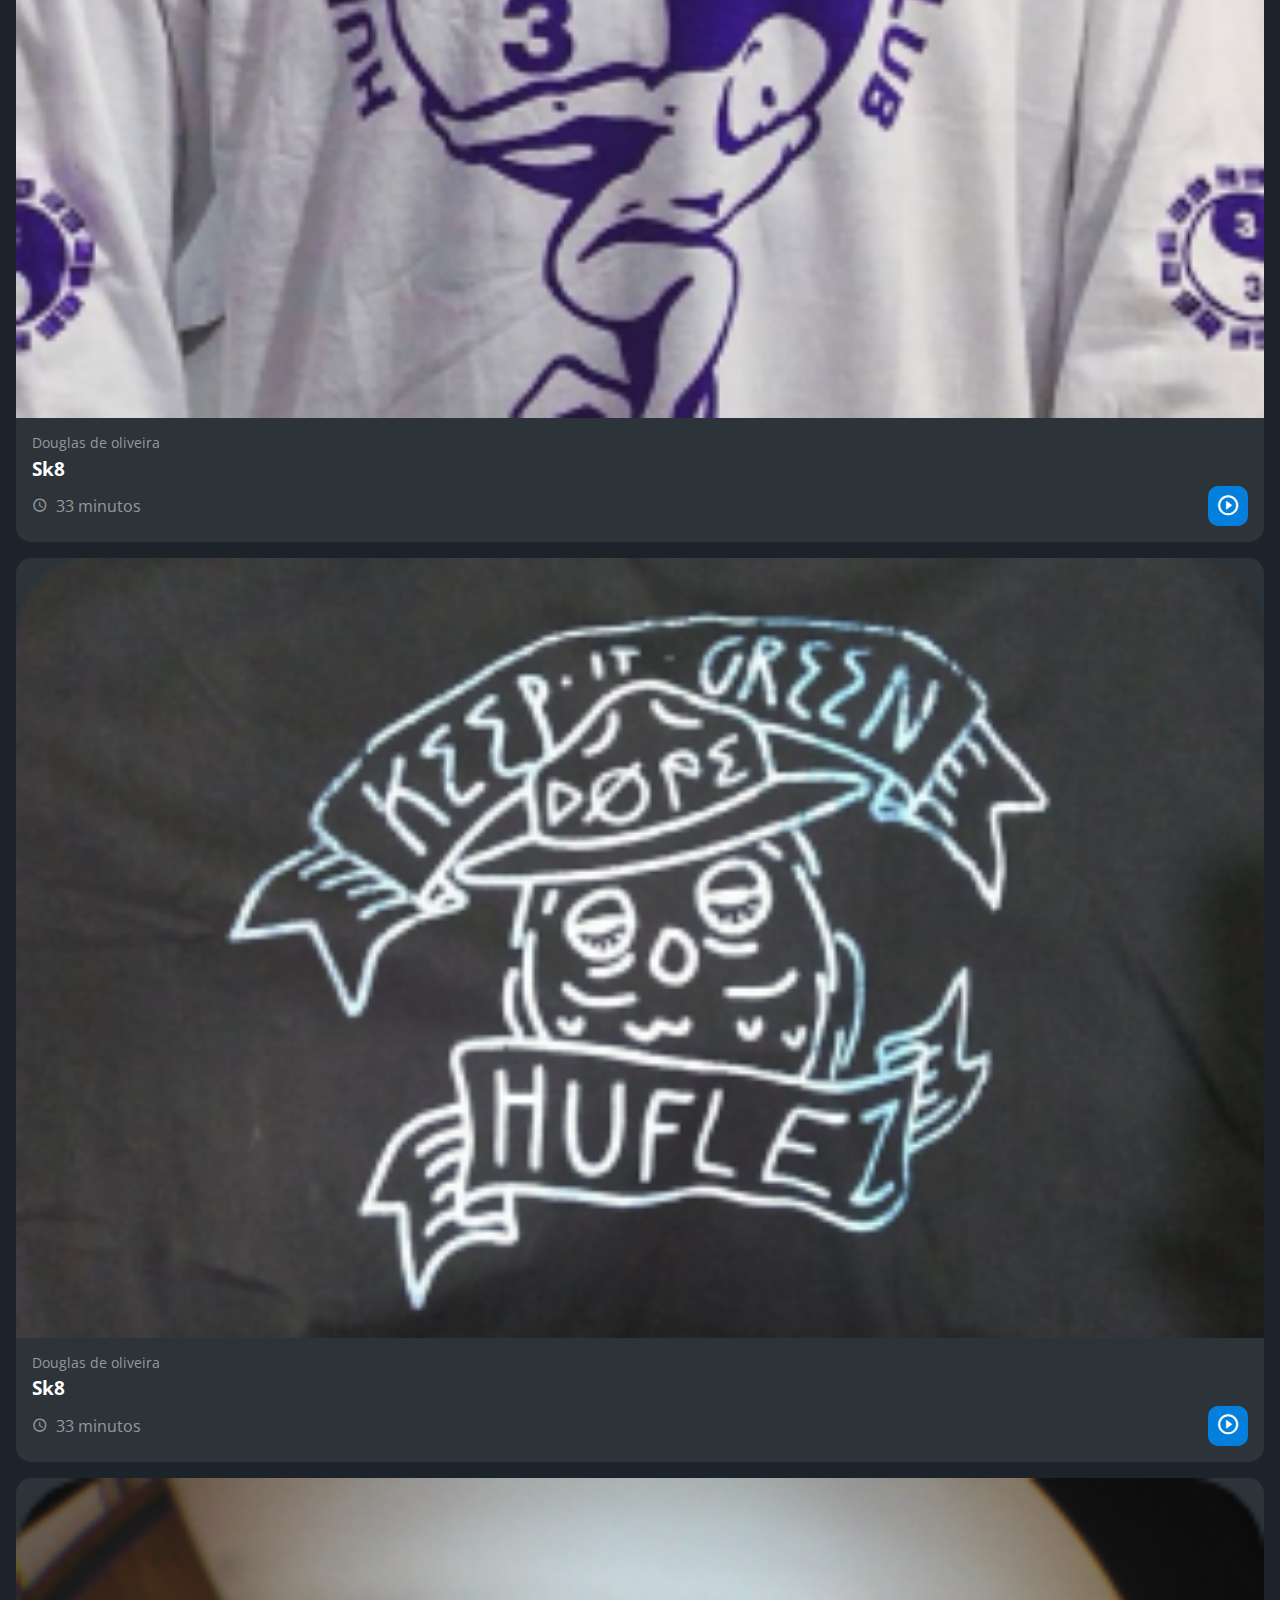
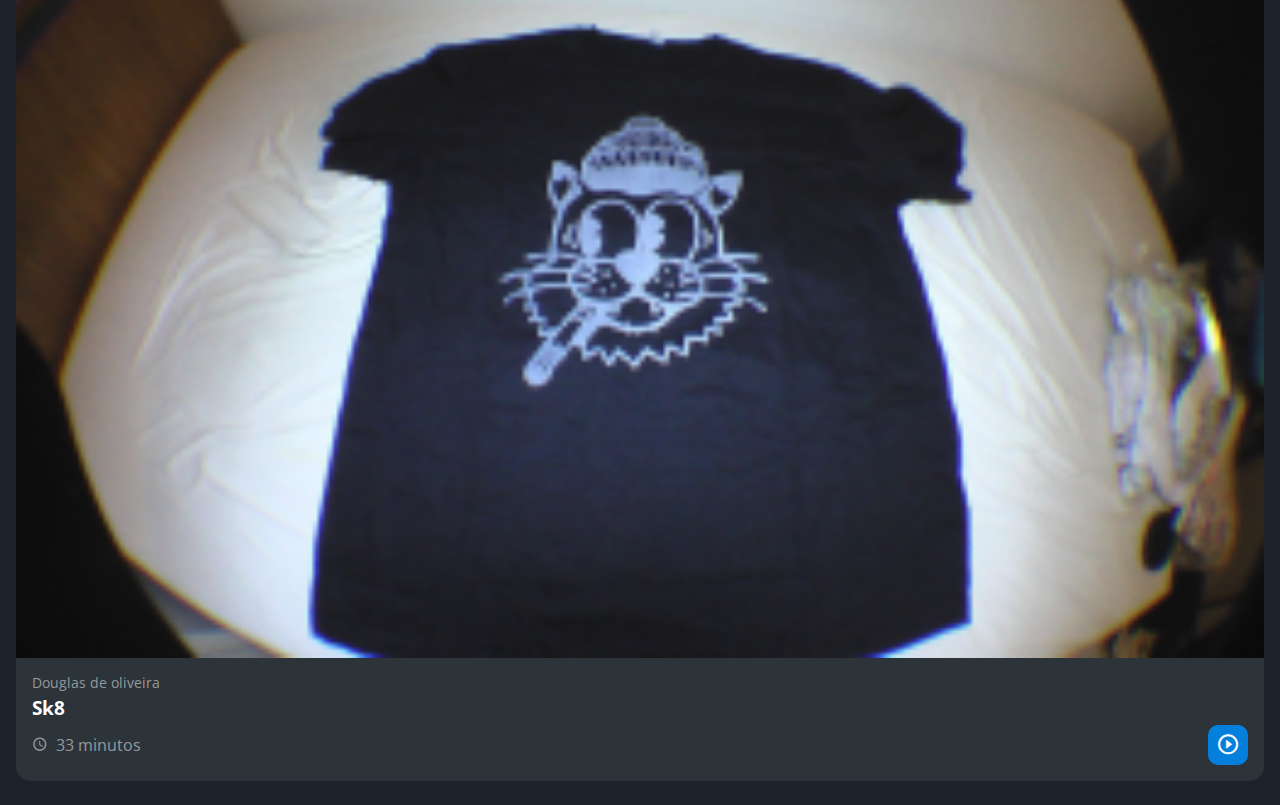
<file: src/home.html>
<!DOCTYPE html>
<html lang="pt-br">
<head>
    <meta charset="UTF-8">
    <meta http-equiv="X-UA-Compatible" content="IE=edge">
    <meta name="viewport" content="width=device-width, initial-scale=1.0">
    <title>Sk8 | Home</title>
    <link rel="preconnect" href="https://fonts.googleapis.com">
    <link rel="preconnect" href="https://fonts.gstatic.com" crossorigin>
    <link rel="stylesheet" href="https://fonts.googleapis.com/css2?family=Open+Sans:wght@400;600;700&display=swap">
    <link rel="stylesheet" href="assets/css/reset.css">
    <link rel="stylesheet" href="assets/css/style.css">
</head>
<body>
    <header class="header">
        <button class="header__menu" id="btn-menu" aria-label="Menu"><i></i></button>
        <img src="assets/img/logo.svg" alt="Logotipo da HZC" class="header__logo">
        <p class="header__perfil">Douglas Oliveira</p>
        <button class="header__notification" aria-label="Notificação"><i></i></button>
    </header>

    <nav class="aside-menu" id="aside-menu">
        <img src="assets/img/logo.svg" alt="Logotipo da HZC" class="aside-menu__logo">
        <a href="#" class="aside-menu__link aside-menu__link--home aside-menu__link--ativo">Início</a>
        <a href="#" class="aside-menu__link aside-menu__link--videos">Vídeos</a>
        <a href="#" class="aside-menu__link aside-menu__link--places">Picos</a>
        <a href="#" class="aside-menu__link aside-menu__link--members">Integrantes</a>
        <a href="#" class="aside-menu__link aside-menu__link--products">Camisas</a>
        <a href="#" class="aside-menu__link aside-menu__link--arts">Pinturas</a>
    </nav>

    <main class="main">
        <h2 class="main__title">Início</h2>
        <article class="card card--emphasis video-emphasis">
            <img src="assets/img/banner-mobile_1.png" alt="Banner do card" class="card__image card__image--mobile">
            <img src="assets/img/banner_1.png" alt="Banner do card" class="card__image card__image--desktop">
            <div class="card__content">
                <p class="card__emphasis">Vídeo em destaque</p>
                <h3 class="card__title">Sk8</h3>
                <p class="card__profile">Douglas Oliveira</p>
                <p class="card__info card__info--time">33 minutos</p>
                <p class="card__info card__info--views">33 visualizações</p>
                <button class="card__button card__button--play card__button--emphasis">Assistir agora</button>
            </div>
        </article>

        <article class="card card-newest video-newsest">
            <h3 class="card__title">Vídeos recentes</h3>
            <a href="#" class="card__link">Ver todos</a>
            <ul class="card__list">
                <li class="card__item">
                    <img src="assets/img/video_1.png" alt="Thumbnail" class="card__item-thumbnail">
                    <h4 class="card__item-title">Sk8 - death is one time</h4>
                    <p class="card__item-profile">Douglas de oliveira</p>
                </li>
                <li class="card__item">
                    <img src="assets/img/video_2.png" alt="Thumbnail" class="card__item-thumbnail">
                    <h4 class="card__item-title">Sk8 - death is one time</h4>
                    <p class="card__item-profile">Douglas de oliveira</p>
                </li>
                <li class="card__item">
                    <img src="assets/img/video_3.png" alt="Thumbnail" class="card__item-thumbnail">
                    <h4 class="card__item-title">Sk8 - death is one time</h4>
                    <p class="card__item-profile">Douglas de oliveira</p>
                </li>
                <li class="card__item">
                    <img src="assets/img/video_4.png" alt="Thumbnail" class="card__item-thumbnail">
                    <h4 class="card__item-title">Sk8 - death is one time</h4>
                    <p class="card__item-profile">Douglas de oliveira</p>
                </li>
                <li class="card__item">
                    <img src="assets/img/video_1.png" alt="Thumbnail" class="card__item-thumbnail">
                    <h4 class="card__item-title">Sk8 - death is one time</h4>
                    <p class="card__item-profile">Douglas de oliveira</p>
                </li>
            </ul>
        </article>

        <section class="section section-videos">
            <h3 class="section-title">Vídeos mais vistos</h3>
            <article class="card">
                <img src="assets/img/video_1.png" alt="Vídeo" class="card__image">
                <div class="card__content">
                    <p class="card__profile">Douglas de oliveira</p>
                    <h3 class="card__title">Sk8</h3>
                    <p class="card__info card__info--time">33 minutos</p>
                    <button class="card__button card__button--play" aria-label="Assistir agora"></button>
                </div>
            </article>
            <article class="card">
                <img src="assets/img/video_2.png" alt="Vídeo" class="card__image">
                <div class="card__content">
                    <p class="card__profile">Douglas de oliveira</p>
                    <h3 class="card__title">Sk8</h3>
                    <p class="card__info card__info--time">33 minutos</p>
                    <button class="card__button card__button--play" aria-label="Assistir agora"></button>
                </div>
            </article>
            <article class="card">
                <img src="assets/img/video_3.png" alt="Vídeo" class="card__image">
                <div class="card__content">
                    <p class="card__profile">Douglas de oliveira</p>
                    <h3 class="card__title">Sk8</h3>
                    <p class="card__info card__info--time">33 minutos</p>
                    <button class="card__button card__button--play" aria-label="Assistir agora"></button>
                </div>
            </article>
            <article class="card">
                <img src="assets/img/video_4.png" alt="Vídeo" class="card__image">
                <div class="card__content">
                    <p class="card__profile">Douglas de oliveira</p>
                    <h3 class="card__title">Sk8</h3>
                    <p class="card__info card__info--time">33 minutos</p>
                    <button class="card__button card__button--play" aria-label="Assistir agora"></button>
                </div>
            </article>
        </section>

        <article class="card card-newest newest-products">
            <h3 class="card__title">Vídeos recentes</h3>
            <a href="#" class="card__link">Ver todos</a>
            <ul class="card__list">
                <li class="card__item">
                    <img src="assets/img/produto_1.png" alt="Thumbnail" class="card__item-thumbnail">
                    <h4 class="card__item-title">Sk8 - death is one time</h4>
                    <p class="card__item-profile">Douglas de oliveira</p>
                </li>
                <li class="card__item">
                    <img src="assets/img/produto_2.png" alt="Thumbnail" class="card__item-thumbnail">
                    <h4 class="card__item-title">Sk8 - death is one time</h4>
                    <p class="card__item-profile">Douglas de oliveira</p>
                </li>
                <li class="card__item">
                    <img src="assets/img/produto_3.png" alt="Thumbnail" class="card__item-thumbnail">
                    <h4 class="card__item-title">Sk8 - death is one time</h4>
                    <p class="card__item-profile">Douglas de oliveira</p>
                </li>
                <li class="card__item">
                    <img src="assets/img/produto_4.png" alt="Thumbnail" class="card__item-thumbnail">
                    <h4 class="card__item-title">Sk8 - death is one time</h4>
                    <p class="card__item-profile">Douglas de oliveira</p>
                </li>
                <li class="card__item">
                    <img src="assets/img/produto_1.png" alt="Thumbnail" class="card__item-thumbnail">
                    <h4 class="card__item-title">Sk8 - death is one time</h4>
                    <p class="card__item-profile">Douglas de oliveira</p>
                </li>
            </ul>
        </article>

        <article class="card card--emphasis emphasis-products">
            <img src="assets/img/banner-mobile_2.png" alt="Banner do card" class="card__image card__image--mobile">
            <img src="assets/img/banner_2.png" alt="Banner do card" class="card__image card__image--desktop">
            <div class="card__content">
                <p class="card__emphasis">Vídeo em destaque</p>
                <h3 class="card__title">Sk8</h3>
                <p class="card__profile">Douglas de oliveira</p>
                <p class="card__info card__info--time">33 minutos</p>
                <p class="card__info card__info--views">33 visualizações</p>
                <button class="card__button card__button--play card__button--emphasis">Assistir agora</button>
            </div>
        </article>

        <section class="section section-products">
            <h3 class="section-title">Vídeos mais vistos</h3>
            <article class="card">
                <img src="assets/img/produto_1.png" alt="Vídeo" class="card__image">
                <div class="card__content">
                    <p class="card__profile">Douglas de oliveira</p>
                    <h3 class="card__title">Sk8</h3>
                    <p class="card__info card__info--time">33 minutos</p>
                    <button class="card__button card__button--play" aria-label="Assistir agora"></button>
                </div>
            </article>
            <article class="card">
                <img src="assets/img/produto_2.png" alt="Vídeo" class="card__image">
                <div class="card__content">
                    <p class="card__profile">Douglas de oliveira</p>
                    <h3 class="card__title">Sk8</h3>
                    <p class="card__info card__info--time">33 minutos</p>
                    <button class="card__button card__button--play" aria-label="Assistir agora"></button>
                </div>
            </article>
            <article class="card">
                <img src="assets/img/produto_3.png" alt="Vídeo" class="card__image">
                <div class="card__content">
                    <p class="card__profile">Douglas de oliveira</p>
                    <h3 class="card__title">Sk8</h3>
                    <p class="card__info card__info--time">33 minutos</p>
                    <button class="card__button card__button--play" aria-label="Assistir agora"></button>
                </div>
            </article>
            <article class="card">
                <img src="assets/img/produto_4.png" alt="Vídeo" class="card__image">
                <div class="card__content">
                    <p class="card__profile">Douglas de oliveira</p>
                    <h3 class="card__title">Sk8</h3>
                    <p class="card__info card__info--time">33 minutos</p>
                    <button class="card__button card__button--play" aria-label="Assistir agora"></button>
                </div>
            </article>
        </section>
    </main>
    <script src="./assets/js/index.js"></script>
</body>
</html>
</file>
<file: src/assets/css/style.css>
@font-face {
    font-family: 'icones';
    src: url(../font/icones.ttf);
}

body {
    background-color: #1D232A;
    font-family: 'Open Sans', 'icones', sans-serif;
    color: #FFFFFF;
}

@media screen and (min-width: 1440px) {
    body {
        display: grid;
        grid-template-columns: auto 1fr;
    }
}

.header {
    display: flex;
    justify-content: space-between;
    align-items: center;
    background-color: #15191C;
    padding: 8px 16px;
    box-shadow: 0px 4px 4px rgba(0, 0, 0, 0.16);
}

.header__menu i::before {
    content: "\e904";
    font-size: 24px;
}

.header__notification i::before {
    content: "\e906";
    font-size: 24px;
}

.header__logo {
    width: 40px;
}

.header__perfil {
    display: none;
}

@media screen and (min-width: 1440px) {
    .header {
        background-color: #1D232A;
        display: grid;
        column-gap: 32px;
        grid-template-columns: 1fr auto;
        padding: 16px 60px;
        height: 80px;
        box-sizing: border-box;
        grid-column: 2;
    }

    .header__menu {
        display: none;
    }

    .header__logo {
        display: none;
    }

    .header__perfil {
        display: grid;
        grid-template-columns: repeat(3, auto);
        column-gap: 8px;
        align-items: center;
        justify-self: flex-end;
        color: #95999C;
        padding: 8px 32px;
        border-right: 1px solid #95999C;
    }

    .header__perfil::before {
        content: "";
        display: block;
        width: 32px;
        height: 32px;
        background-image: url(../img/profile_1.png);
        background-size: contain;
        background-repeat: no-repeat;
        background-position: center;
    }

    .header__perfil::after {
        content: "\e90d";
        color: #FFFFFF;
        font-size: 1.5rem;
    }
}

.aside-menu {
    display: flex;
    flex-direction: column;
    background-color: #15191C;
    width: 75vw;
    height: 100vh;

    position: absolute;
    left: -100vw;
    transition: .25s;
}

.aside-menu--active {
    left: 0;
    transition: .25s;
}

.aside-menu__logo {
    width: 118px;
    align-self: center;
    padding: 16px;
}

.aside-menu__link {
    height: 64px;
    color: #95999C;
    padding-left: 64px;
    display: flex;
    align-items: center;
}

.aside-menu__link--ativo {
    color: #FFFFFF;
    padding-left: 56px;
    border-left: 8px solid #FFFFFF;
}

.aside-menu__link::before {
    content: "\e900";
    width: 24px;
    height: 24px;
    font-size: 24px;
    position: absolute;
    left: 24px;
}

.aside-menu__link--home::before {
    content: "\e902";
}

.aside-menu__link--videos::before {
    content: "\e90e";
}

.aside-menu__link--places::before {
    content: "\e909";
}

.aside-menu__link--members::before {
    content: "\e903";
}

.aside-menu__link--products::before {
    content: "\e900";
}

.aside-menu__link--arts::before {
    content: "\e90a";
}

@media screen and (min-width: 1440px) {
    .aside-menu {
        position: static;
        width: 200px;
        grid-column: 1;
        grid-row: 1 / span 2;
    }
}

.main {
    padding: 24px 16px;
    display: grid;
    gap: 16px;
}

.main__title {
    font-size: 1.5rem;
    font-weight: 700;
}

.section-title {
    font-size: 1.2rem;
    font-weight: 700;
}

@media screen and (min-width: 1440px) {
    .main {
        display: grid;
        grid-template-columns: auto 1fr auto;
        grid-template-areas: 
            "main__title main__title main__title"
            "video-emphasis video-emphasis video-newsest"
            "section-videos section-videos section-videos"
            "newest-products emphasis-products emphasis-products"
            "section-products section-products section-products"       
        ;
        column-gap: 32px;
        padding: 16px 60px;
        grid-column: 2;
    }

    .section-title {
        grid-column: span 4;
    }
}

.card {
    width: 100%;
    border-radius: 15px;
    overflow: hidden;
    background-color: #2C343A;
}

.card__image--desktop {
    display: none;
}

.card--emphasis {
    margin-bottom: 16px;
}

.card__content {
    padding: 16px;
    display: grid;
    grid-template-columns: auto 1fr;
    gap: 8px;
}

.card__emphasis {
    grid-column: span 2;
}

.card__title {
    font-size: 1.2rem;
    font-weight: 700;
    grid-column: span 2;
}

.card__profile {
    color: #95999C;
    font-size: 0.9rem;
    grid-column: span 2;
}

.card__info {
    display: flex;
    align-items: center;
    color: #95999C;
}

.card__info--time::before {
    content: "\e90c";
    margin-right: 8px;    
}

.card__info--views::before {
    content: "\e90f";
    margin-right: 8px;    
}

.card__button {
    display: flex;
    justify-content: center;
    align-items: center;
    background-color: #0480DC;
    width: 40px;
    height: 40px;
    border-radius: 10px;
    font-size: 0.9rem;
    justify-self: flex-end;
}

.card__button--play::before {
    content: "\e90b";
    font-size: 24px;
}

.card__button--emphasis {
    width: 100%;
    grid-column: span 2;
}

.card__button--emphasis::before {
    margin-right: 8px;
}

.card-newest {
    display: none;
}

@media screen and (min-width: 1440px) {
    .card--emphasis {
        margin-bottom: 0;
    }

    .card__image--mobile {
        display: none;
    }

    .card__image--desktop {
        display: block;
    }

    .card__button--emphasis {
        grid-column: auto;
        padding: 16px 8px;
    }

    .card-newest {
        display: grid;
        grid-template-columns: auto auto;
        align-items: center;
        row-gap: 24px;
        width: 256px;
        padding: 16px;
        box-sizing: border-box;
        align-self: flex-start;
    }

    .card-newest .card__title {
        grid-column: auto;
    }

    .card__link {
        font-size: 0.8rem;
        font-weight: 600;
        color: #0480DC;
        justify-self: flex-end;
    }
    
    .card__list {
        display: grid;
        row-gap: 16px;
        grid-column: span 2;
    }

    .card__item {
        display: grid;
        grid-template-columns: auto 1fr;
        gap: 8px;
    }

    .card__item-thumbnail {
        width: 32px;
        grid-row: span 2;
    }

    .card__item-title {
        font-size: 0.9rem;
        line-height: 1.2rem;
        font-weight: 700;
    }

    .card__item-profile {
        font-size: 0.8rem;
        color: #95999C;
    }
}

.section {
    display: grid;
    gap: 16px;
}

@media screen and (min-width: 1440px) {
    .section {
        grid-template-columns: repeat(4, 1fr);
    }

    .video-emphasis {
        grid-area: video-emphasis;
    }
    
    .video-newsest {
        grid-area: video-newsest;
    }
    
    .section-videos {
        grid-area: section-videos;
    }
    
    .emphasis-products {
        grid-area: emphasis-products;
    }
    
    .newest-products {
        grid-area: newest-products;
    }
    
    .section-products {
        grid-area: section-products;
    }
}
</file>
